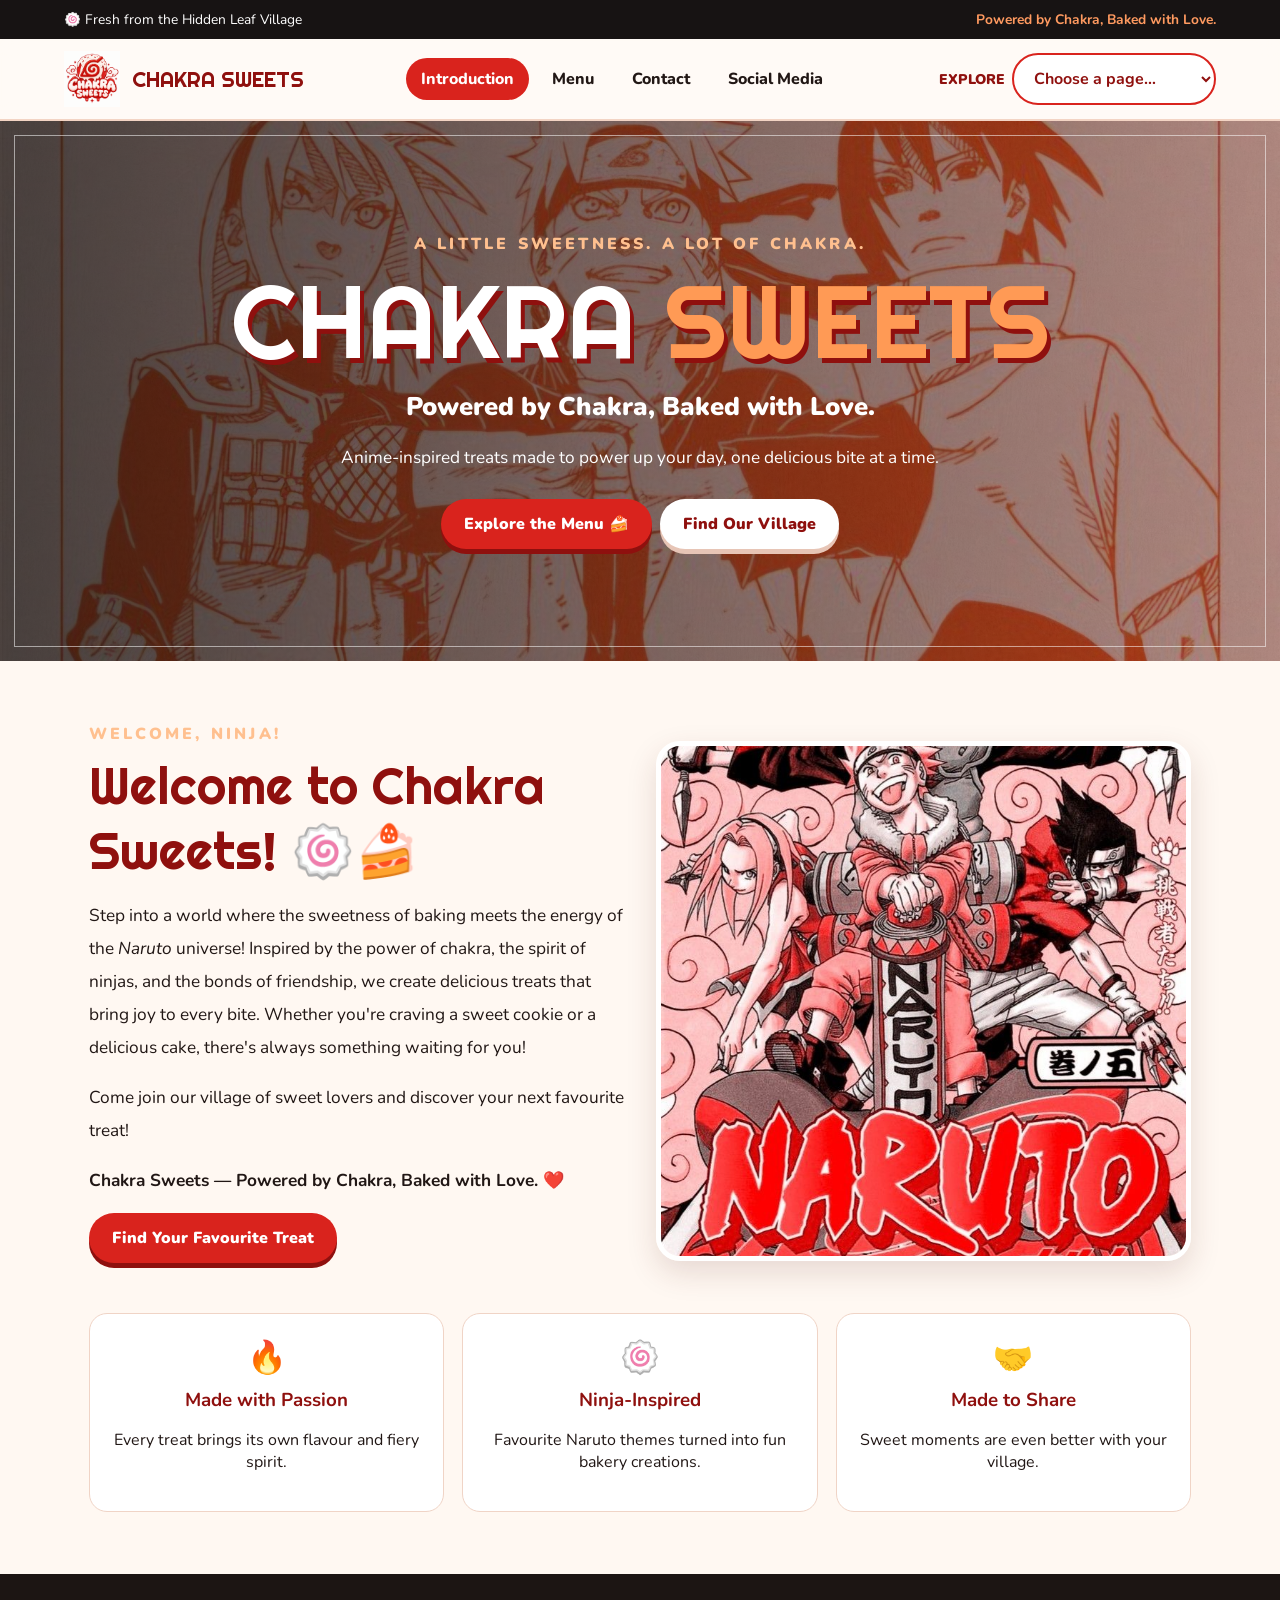
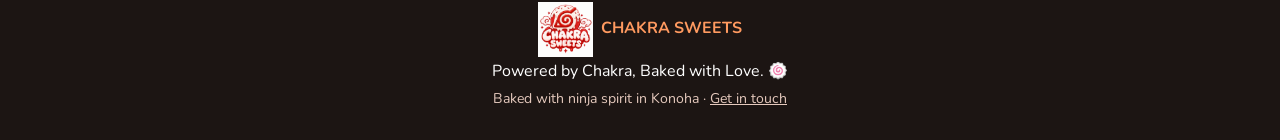
<file: index.html>
<!doctype html><html lang="en"><head><meta charset="utf-8"><meta name="viewport" content="width=device-width,initial-scale=1"><meta name="theme-color" content="#d9231d"><title>Chakra Sweets</title><link rel="icon" type="image/png" href="favicon.png"><link rel="stylesheet" href="styles.css"></head><body><div class="topbar"><span>🍥 Fresh from the Hidden Leaf Village</span><strong>Powered by Chakra, Baked with Love.</strong></div>
<div class="navwrap"><nav class="nav"><a class="brand" href="index.html"><img src="assets/chakra-logo.png" alt="Chakra Sweets logo"><span>CHAKRA SWEETS</span></a><div class="navlinks"><a class="active" href="index.html">Introduction</a><a class="" href="menu.html">Menu</a><a class="" href="contact.html">Contact</a><a class="" href="social-media.html">Social Media</a></div><label><span class="tiny" style="color:#8f100e;font-weight:900;margin-right:7px">EXPLORE</span><select aria-label="Navigate to a page" onchange="if(this.value) location.href=this.value"><option value="">Choose a page…</option><option value="index.html">Introduction</option><option value="menu.html">Menu</option><option value="contact.html">Contact</option><option value="social-media.html">Social Media</option></select></label></nav></div><main><section class="hero"><div class="hero-content"><div class="eyebrow">A little sweetness. A lot of chakra.</div><h1>CHAKRA <span>SWEETS</span></h1><div class="slogan">Powered by Chakra, Baked with Love.</div><p>Anime-inspired treats made to power up your day, one delicious bite at a time.</p><a class="button" href="menu.html">Explore the Menu 🍰</a><a class="button secondary" href="contact.html">Find Our Village</a></div></section>
<section class="section"><div class="intro-grid"><div><div class="eyebrow">Welcome, ninja!</div><h2>Welcome to Chakra Sweets! 🍥🍰</h2><div class="intro-copy"><p>Step into a world where the sweetness of baking meets the energy of the <em>Naruto</em> universe! Inspired by the power of chakra, the spirit of ninjas, and the bonds of friendship, we create delicious treats that bring joy to every bite. Whether you're craving a sweet cookie or a delicious cake, there's always something waiting for you!</p><p>Come join our village of sweet lovers and discover your next favourite treat!</p><strong>Chakra Sweets — Powered by Chakra, Baked with Love. ❤️</strong></div><p><a class="button" href="menu.html">Find Your Favourite Treat</a></p></div><img class="intro-art" src="assets/naruto-poster.png" alt="Naruto-inspired team artwork"></div>
<div class="feature-row"><div class="feature"><div class="emoji">🔥</div><h3>Made with Passion</h3><p>Every treat brings its own flavour and fiery spirit.</p></div><div class="feature"><div class="emoji">🍥</div><h3>Ninja-Inspired</h3><p>Favourite Naruto themes turned into fun bakery creations.</p></div><div class="feature"><div class="emoji">🤝</div><h3>Made to Share</h3><p>Sweet moments are even better with your village.</p></div></div></section></main><footer class="footer"><div><img src="assets/chakra-logo.png" alt="Chakra Sweets logo"><strong>CHAKRA SWEETS</strong></div><div>Powered by Chakra, Baked with Love. 🍥</div><div class="tiny">Baked with ninja spirit in Konoha · <a href="contact.html">Get in touch</a></div></footer></body></html>
</file>
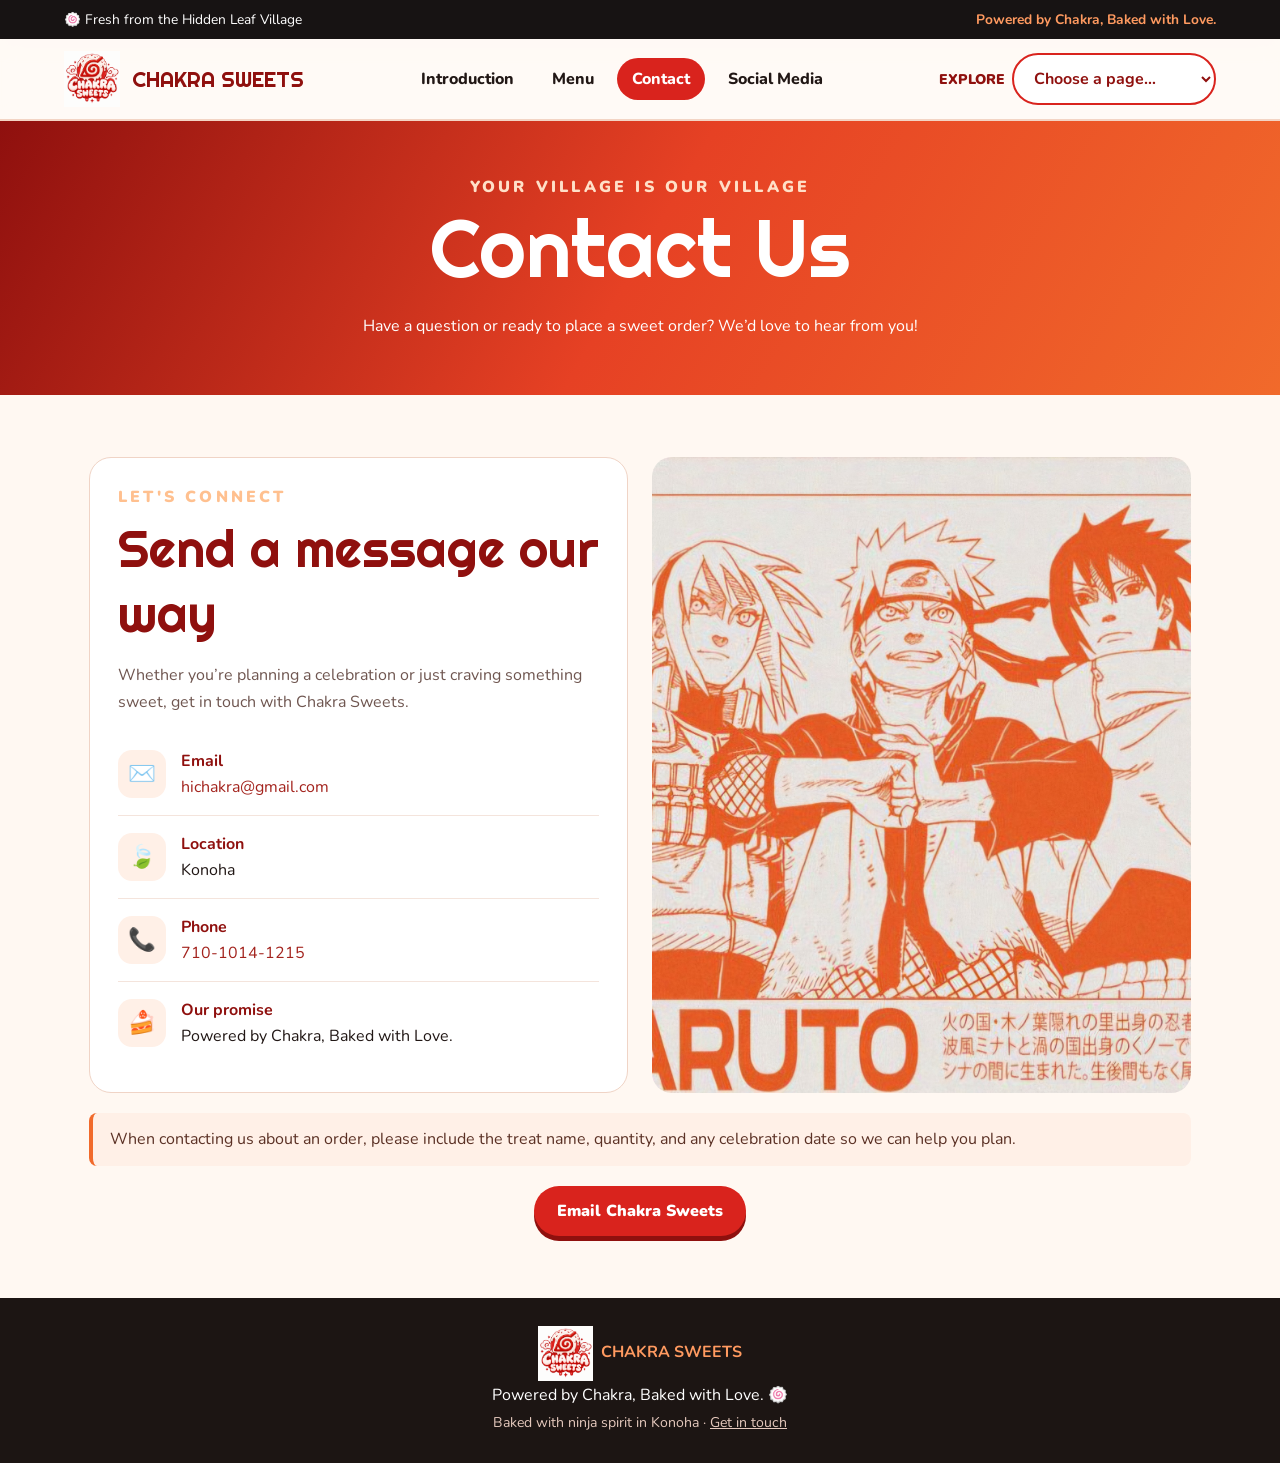
<file: contact.html>
<!doctype html><html lang="en"><head><meta charset="utf-8"><meta name="viewport" content="width=device-width,initial-scale=1"><meta name="theme-color" content="#d9231d"><title>Chakra Sweets</title><link rel="icon" type="image/png" href="favicon.png"><link rel="stylesheet" href="styles.css"></head><body><div class="topbar"><span>🍥 Fresh from the Hidden Leaf Village</span><strong>Powered by Chakra, Baked with Love.</strong></div>
<div class="navwrap"><nav class="nav"><a class="brand" href="index.html"><img src="assets/chakra-logo.png" alt="Chakra Sweets logo"><span>CHAKRA SWEETS</span></a><div class="navlinks"><a class="" href="index.html">Introduction</a><a class="" href="menu.html">Menu</a><a class="active" href="contact.html">Contact</a><a class="" href="social-media.html">Social Media</a></div><label><span class="tiny" style="color:#8f100e;font-weight:900;margin-right:7px">EXPLORE</span><select aria-label="Navigate to a page" onchange="if(this.value) location.href=this.value"><option value="">Choose a page…</option><option value="index.html">Introduction</option><option value="menu.html">Menu</option><option value="contact.html">Contact</option><option value="social-media.html">Social Media</option></select></label></nav></div><main><header class="menu-banner"><div class="eyebrow" style="color:#ffe0c8">Your village is our village</div><h1>Contact Us</h1><p>Have a question or ready to place a sweet order? We’d love to hear from you!</p></header><section class="section"><div class="contact-grid"><div class="contact-card"><div class="eyebrow">Let's connect</div><h2>Send a message our way</h2><p style="line-height:1.7;color:#6f5650">Whether you’re planning a celebration or just craving something sweet, get in touch with Chakra Sweets.</p><div class="contact-item"><div class="contact-icon">✉️</div><div><strong>Email</strong><a href="mailto:hichakra@gmail.com">hichakra@gmail.com</a></div></div><div class="contact-item"><div class="contact-icon">🍃</div><div><strong>Location</strong><span>Konoha</span></div></div><div class="contact-item"><div class="contact-icon">📞</div><div><strong>Phone</strong><a href="tel:71010141215">710-1014-1215</a></div></div><div class="contact-item"><div class="contact-icon">🍰</div><div><strong>Our promise</strong><span>Powered by Chakra, Baked with Love.</span></div></div></div><img class="contact-art" src="assets/naruto-sketch.jpg" alt="Naruto-inspired illustration"></div><div class="notice">When contacting us about an order, please include the treat name, quantity, and any celebration date so we can help you plan.</div><div style="text-align:center"><a class="button" href="mailto:hichakra@gmail.com?subject=Chakra%20Sweets%20Order%20Inquiry">Email Chakra Sweets</a></div></section></main><footer class="footer"><div><img src="assets/chakra-logo.png" alt="Chakra Sweets logo"><strong>CHAKRA SWEETS</strong></div><div>Powered by Chakra, Baked with Love. 🍥</div><div class="tiny">Baked with ninja spirit in Konoha · <a href="contact.html">Get in touch</a></div></footer></body></html>
</file>
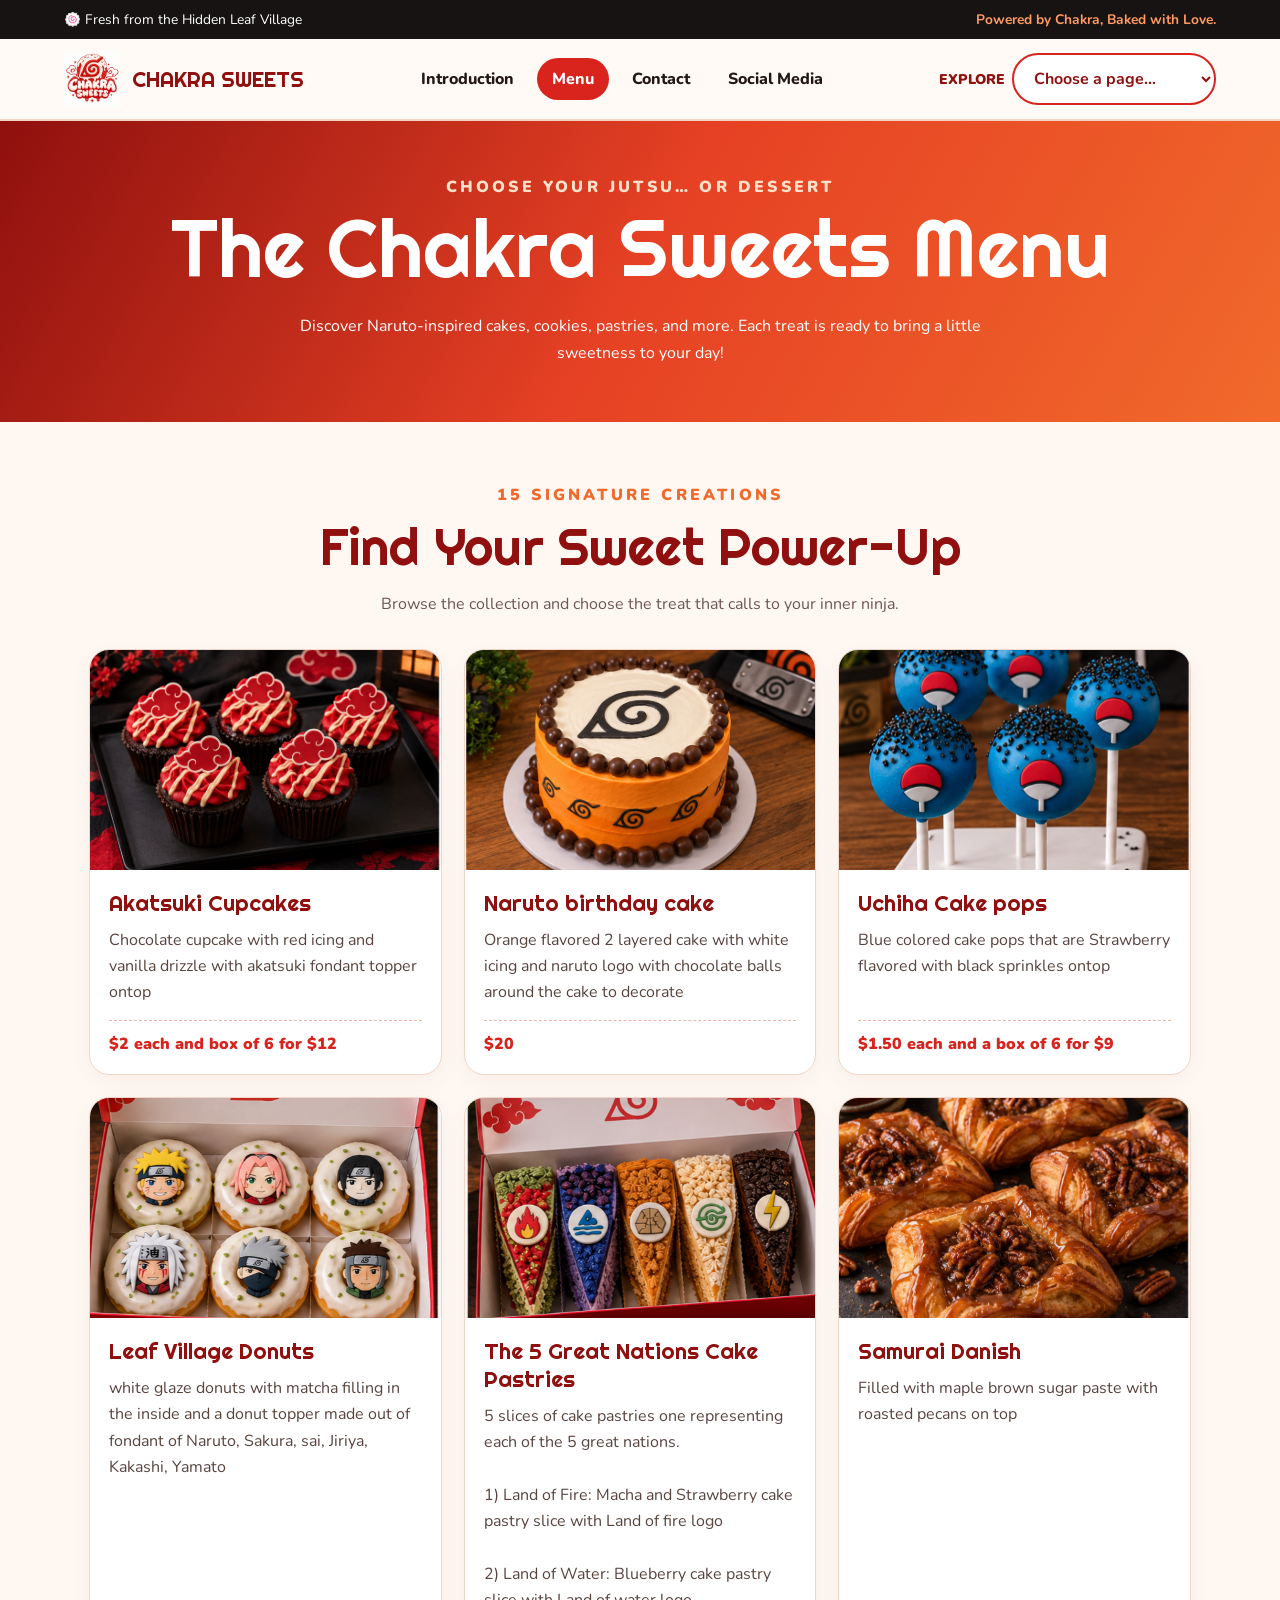
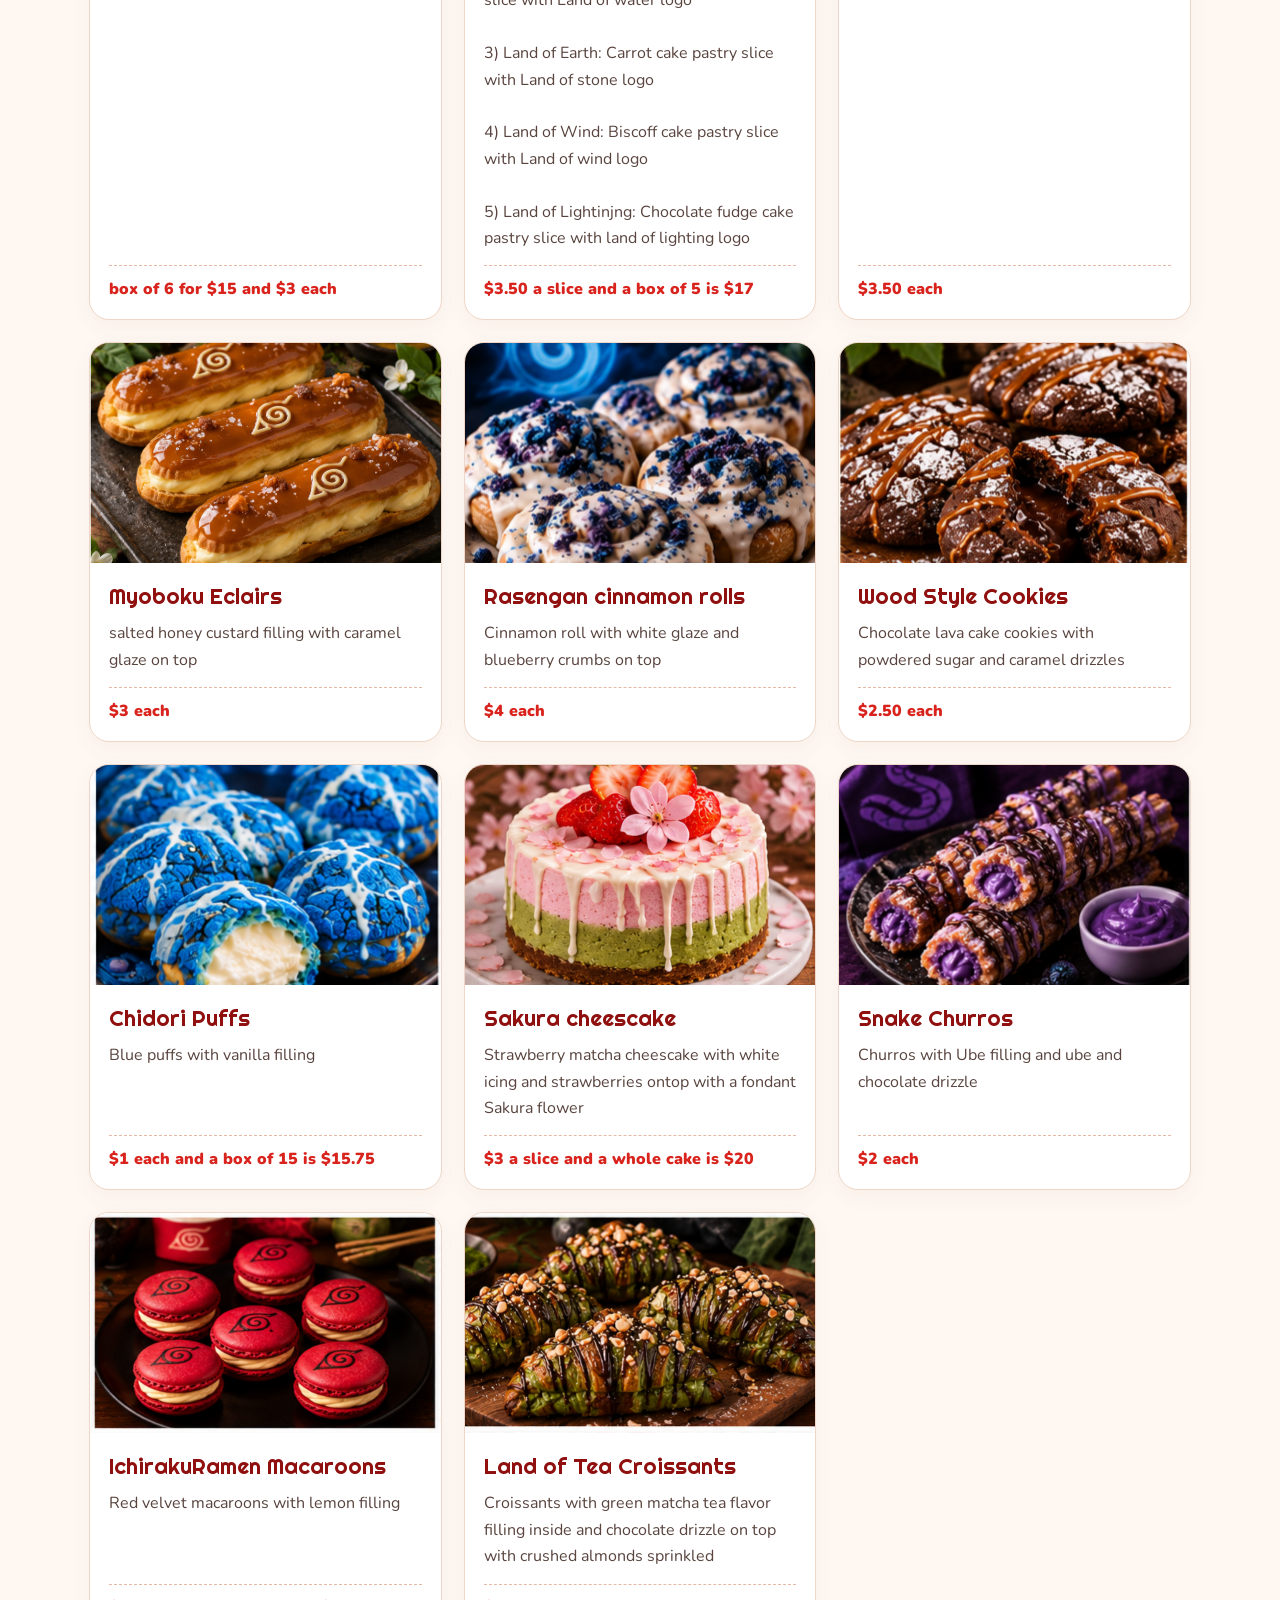
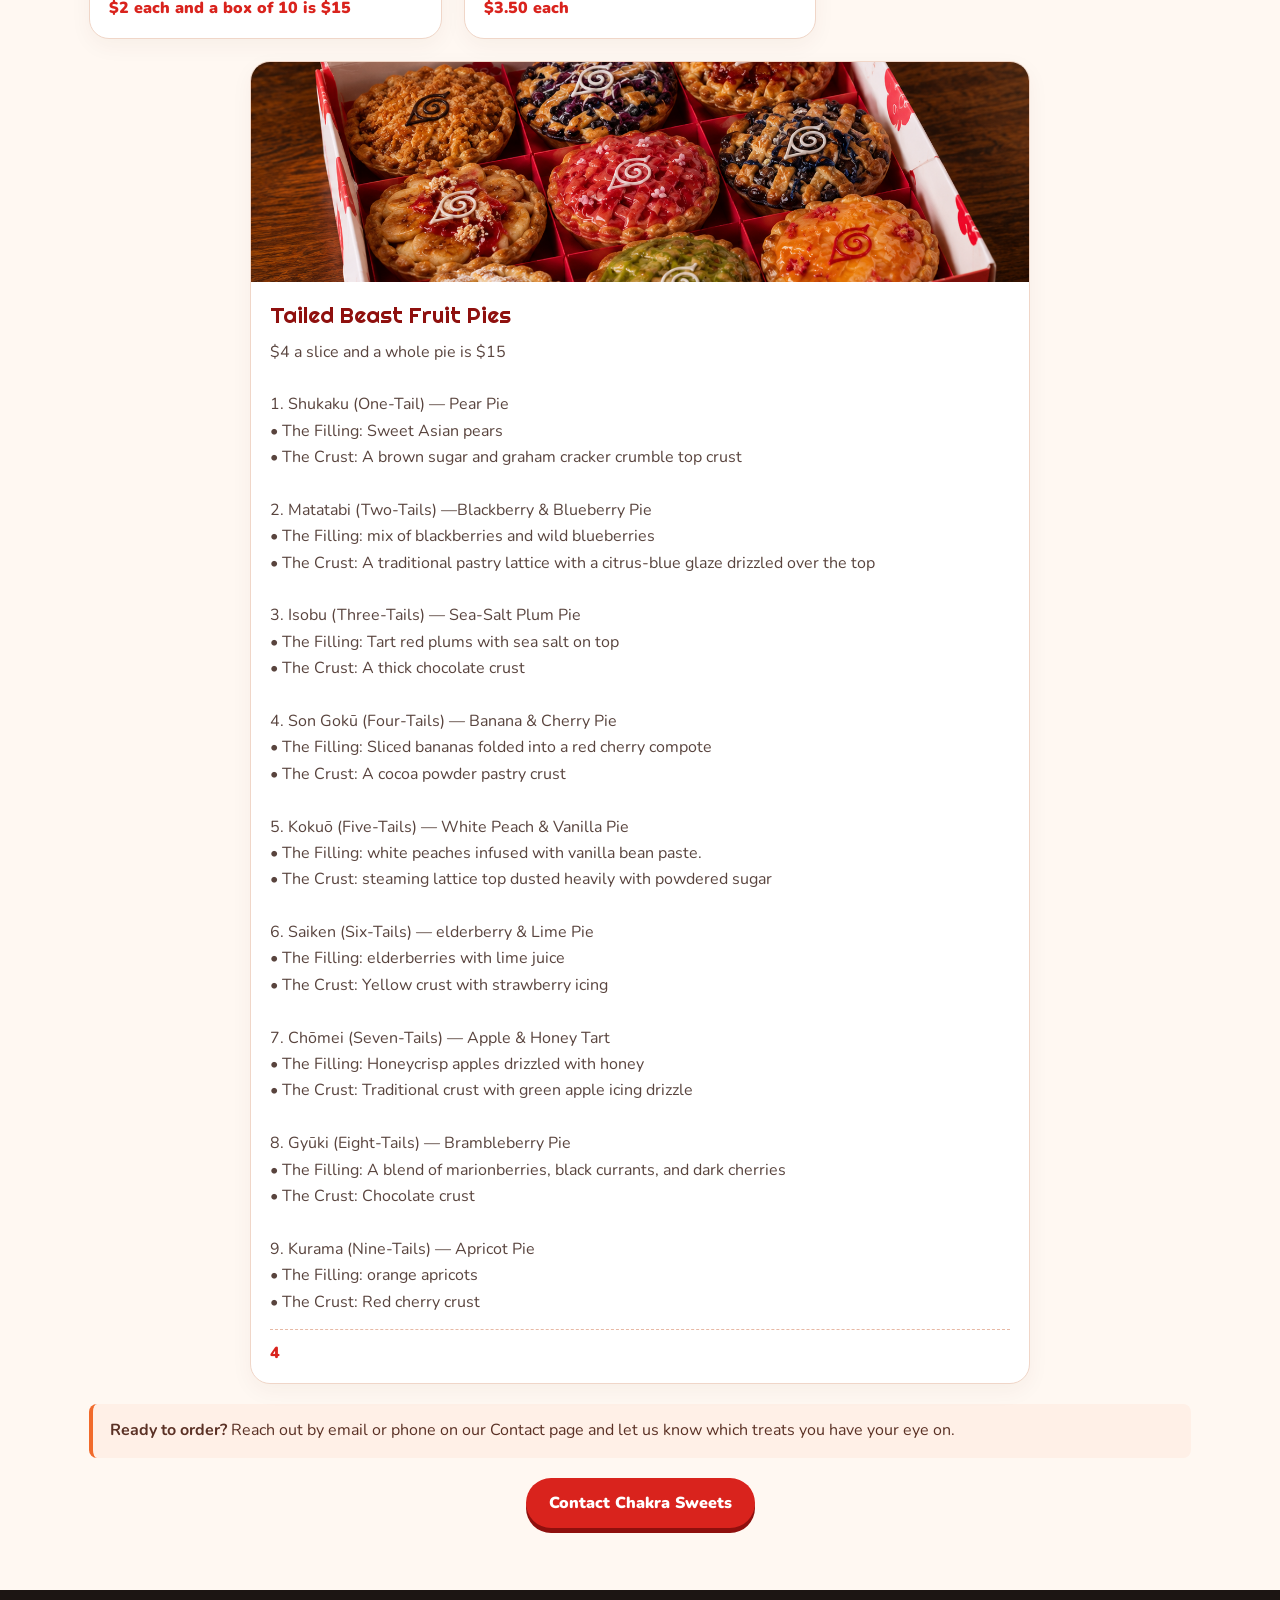
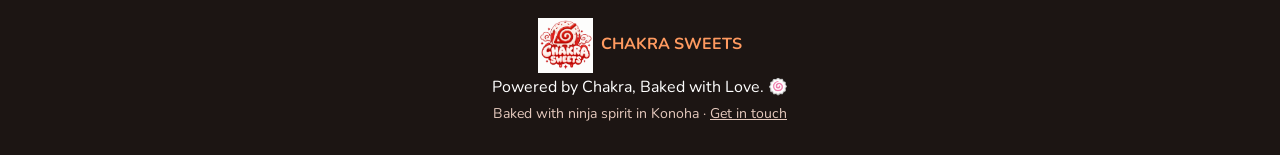
<file: menu.html>
<!doctype html><html lang="en"><head><meta charset="utf-8"><meta name="viewport" content="width=device-width,initial-scale=1"><meta name="theme-color" content="#d9231d"><title>Chakra Sweets</title><link rel="icon" type="image/png" href="favicon.png"><link rel="stylesheet" href="styles.css"></head><body><div class="topbar"><span>🍥 Fresh from the Hidden Leaf Village</span><strong>Powered by Chakra, Baked with Love.</strong></div>
<div class="navwrap"><nav class="nav"><a class="brand" href="index.html"><img src="assets/chakra-logo.png" alt="Chakra Sweets logo"><span>CHAKRA SWEETS</span></a><div class="navlinks"><a class="" href="index.html">Introduction</a><a class="active" href="menu.html">Menu</a><a class="" href="contact.html">Contact</a><a class="" href="social-media.html">Social Media</a></div><label><span class="tiny" style="color:#8f100e;font-weight:900;margin-right:7px">EXPLORE</span><select aria-label="Navigate to a page" onchange="if(this.value) location.href=this.value"><option value="">Choose a page…</option><option value="index.html">Introduction</option><option value="menu.html">Menu</option><option value="contact.html">Contact</option><option value="social-media.html">Social Media</option></select></label></nav></div><main><header class="menu-banner"><div class="eyebrow" style="color:#ffe0c8">Choose your jutsu… or dessert</div><h1>The Chakra Sweets Menu</h1><p>Discover Naruto-inspired cakes, cookies, pastries, and more. Each treat is ready to bring a little sweetness to your day!</p></header><section class="section"><div class="section-head"><div class="eyebrow">15 signature creations</div><h2>Find Your Sweet Power-Up</h2><p>Browse the collection and choose the treat that calls to your inner ninja.</p></div><div class="menu-grid"><article class="menu-card"><img src="assets/akatsuki-cupcakes.png" alt="Akatsuki Cupcakes" loading="lazy"><div class="menu-body"><h3>Akatsuki Cupcakes</h3><p>Chocolate cupcake with red icing and vanilla drizzle with akatsuki fondant topper ontop</p><div class="price">$2 each and box of 6 for $12</div></div></article><article class="menu-card"><img src="assets/naruto-birthday-cake.png" alt="Naruto birthday cake" loading="lazy"><div class="menu-body"><h3>Naruto birthday cake</h3><p>Orange flavored 2 layered cake with white icing and naruto logo with chocolate balls around the cake to decorate</p><div class="price">$20</div></div></article><article class="menu-card"><img src="assets/uchiha-cake-pops.png" alt="Uchiha Cake pops" loading="lazy"><div class="menu-body"><h3>Uchiha Cake pops</h3><p>Blue colored cake pops that are Strawberry flavored with black sprinkles ontop</p><div class="price">$1.50 each and a box of 6 for $9</div></div></article><article class="menu-card"><img src="assets/leaf-village-donuts.png" alt="Leaf Village Donuts" loading="lazy"><div class="menu-body"><h3>Leaf Village Donuts</h3><p>white glaze donuts with matcha filling in the inside and a donut topper made out of fondant of Naruto, Sakura, sai, Jiriya, Kakashi, Yamato</p><div class="price">box of 6 for $15 and $3 each</div></div></article><article class="menu-card"><img src="assets/five-great-nations-pastries.png" alt="The 5 Great Nations Cake Pastries" loading="lazy"><div class="menu-body"><h3>The 5 Great Nations Cake Pastries</h3><p>5 slices of cake pastries one representing each of the 5 great nations.

1) Land of Fire: Macha and Strawberry cake pastry slice with Land of fire logo

2) Land of Water: Blueberry cake pastry slice with Land of water logo

3) Land of Earth: Carrot cake pastry slice with Land of stone logo

4) Land of Wind: Biscoff cake pastry slice with Land of wind logo

5) Land of Lightinjng: Chocolate fudge cake pastry slice with land of lighting logo</p><div class="price">$3.50 a slice and a box of 5 is $17</div></div></article><article class="menu-card"><img src="assets/samurai-danish.png" alt="Samurai Danish" loading="lazy"><div class="menu-body"><h3>Samurai Danish</h3><p>Filled with maple brown sugar paste with roasted pecans on top</p><div class="price">$3.50 each</div></div></article><article class="menu-card"><img src="assets/myoboku-eclairs.png" alt="Myoboku Eclairs" loading="lazy"><div class="menu-body"><h3>Myoboku Eclairs</h3><p>salted honey custard filling with caramel glaze on top</p><div class="price">$3 each</div></div></article><article class="menu-card"><img src="assets/rasengan-cinnamon-rolls.png" alt="Rasengan cinnamon rolls" loading="lazy"><div class="menu-body"><h3>Rasengan cinnamon rolls</h3><p>Cinnamon roll with white glaze and blueberry crumbs on top</p><div class="price">$4 each</div></div></article><article class="menu-card"><img src="assets/wood-style-cookies.png" alt="Wood Style Cookies" loading="lazy"><div class="menu-body"><h3>Wood Style Cookies</h3><p>Chocolate lava cake cookies with powdered sugar and caramel drizzles</p><div class="price">$2.50 each</div></div></article><article class="menu-card"><img src="assets/chidori-puffs.png" alt="Chidori Puffs" loading="lazy"><div class="menu-body"><h3>Chidori Puffs</h3><p>Blue puffs with vanilla filling</p><div class="price">$1 each and a box of 15 is $15.75</div></div></article><article class="menu-card"><img src="assets/sakura-cheesecake.png" alt="Sakura cheescake" loading="lazy"><div class="menu-body"><h3>Sakura cheescake</h3><p>Strawberry matcha cheescake with white icing and strawberries ontop with a fondant Sakura flower</p><div class="price">$3 a slice and a whole cake is $20</div></div></article><article class="menu-card"><img src="assets/snake-churros.png" alt="Snake Churros" loading="lazy"><div class="menu-body"><h3>Snake Churros</h3><p>Churros with Ube filling and ube and chocolate drizzle</p><div class="price">$2 each</div></div></article><article class="menu-card"><img src="assets/ichiraku-macarons.png" alt="IchirakuRamen Macaroons" loading="lazy"><div class="menu-body"><h3>IchirakuRamen Macaroons</h3><p>Red velvet macaroons with lemon filling</p><div class="price">$2 each and a box of 10 is $15</div></div></article><article class="menu-card"><img src="assets/land-of-tea-croissants.png" alt="Land of Tea Croissants" loading="lazy"><div class="menu-body"><h3>Land of Tea Croissants</h3><p>Croissants with green matcha tea flavor filling inside and chocolate drizzle on top with crushed almonds sprinkled</p><div class="price">$3.50 each</div></div></article><article class="menu-card"><img src="assets/tailed-beast-fruit-pies.png" alt="Tailed Beast Fruit Pies" loading="lazy"><div class="menu-body"><h3>Tailed Beast Fruit Pies</h3><p>$4 a slice and a whole pie is $15

1. Shukaku (One-Tail) — Pear Pie
• The Filling: Sweet Asian pears
• The Crust: A brown sugar and graham cracker crumble top crust

2. Matatabi (Two-Tails) —Blackberry &amp; Blueberry Pie
• The Filling: mix of blackberries and wild blueberries
• The Crust: A traditional pastry lattice with a citrus-blue glaze drizzled over the top

3. Isobu (Three-Tails) — Sea-Salt Plum Pie
• The Filling: Tart red plums with sea salt on top
• The Crust: A thick chocolate crust

4. Son Gokū (Four-Tails) — Banana &amp; Cherry Pie
• The Filling: Sliced bananas folded into a red cherry compote
• The Crust: A cocoa powder pastry crust

5. Kokuō (Five-Tails) — White Peach &amp; Vanilla Pie
• The Filling: white peaches infused with vanilla bean paste.
• The Crust: steaming lattice top dusted heavily with powdered sugar

6. Saiken (Six-Tails) — elderberry &amp; Lime Pie
• The Filling: elderberries with lime juice
• The Crust: Yellow crust with strawberry icing

7. Chōmei (Seven-Tails) — Apple &amp; Honey Tart
• The Filling: Honeycrisp apples drizzled with honey
• The Crust: Traditional crust with green apple icing drizzle

8. Gyūki (Eight-Tails) — Brambleberry Pie
• The Filling: A blend of marionberries, black currants, and dark cherries
• The Crust: Chocolate crust

9. Kurama (Nine-Tails) — Apricot Pie
• The Filling: orange apricots
• The Crust: Red cherry crust</p><div class="price">4</div></div></article></div><div class="notice"><strong>Ready to order?</strong> Reach out by email or phone on our Contact page and let us know which treats you have your eye on.</div><div style="text-align:center"><a class="button" href="contact.html">Contact Chakra Sweets</a></div></section></main><footer class="footer"><div><img src="assets/chakra-logo.png" alt="Chakra Sweets logo"><strong>CHAKRA SWEETS</strong></div><div>Powered by Chakra, Baked with Love. 🍥</div><div class="tiny">Baked with ninja spirit in Konoha · <a href="contact.html">Get in touch</a></div></footer></body></html>
</file>
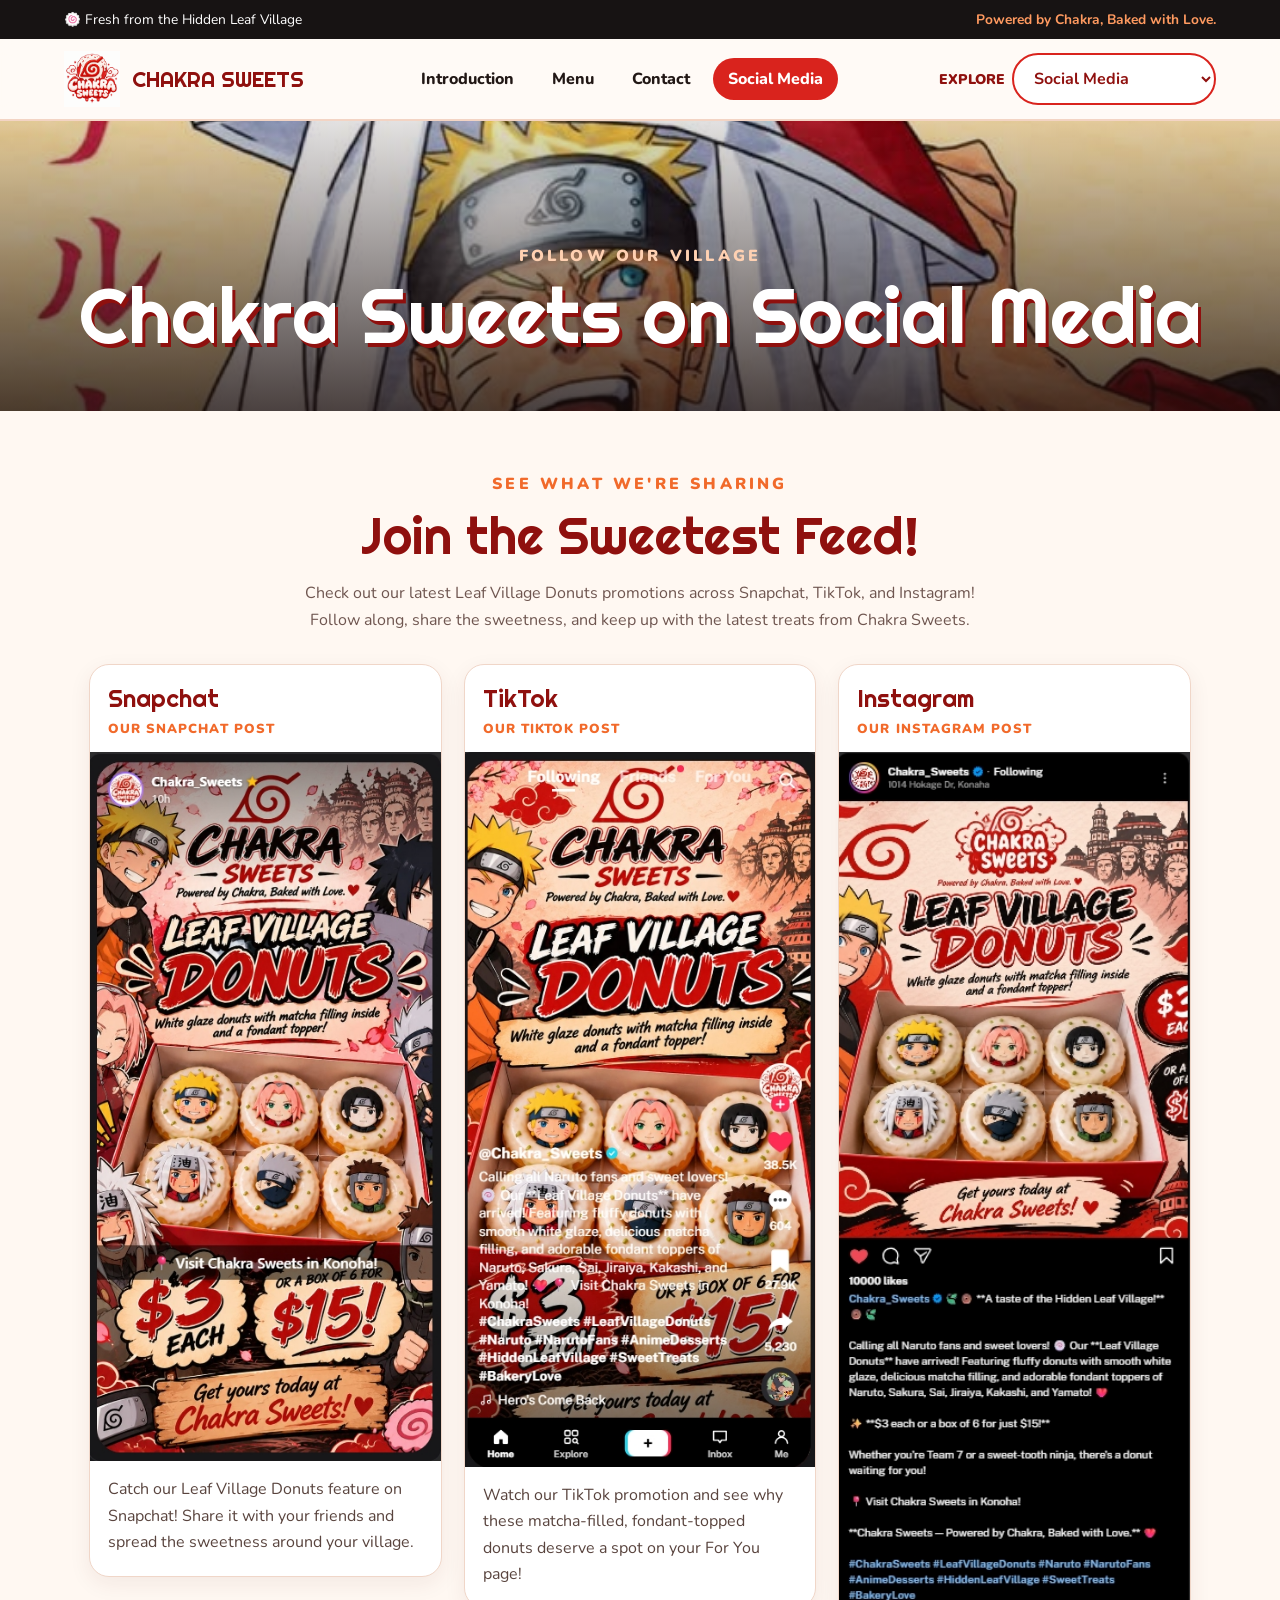
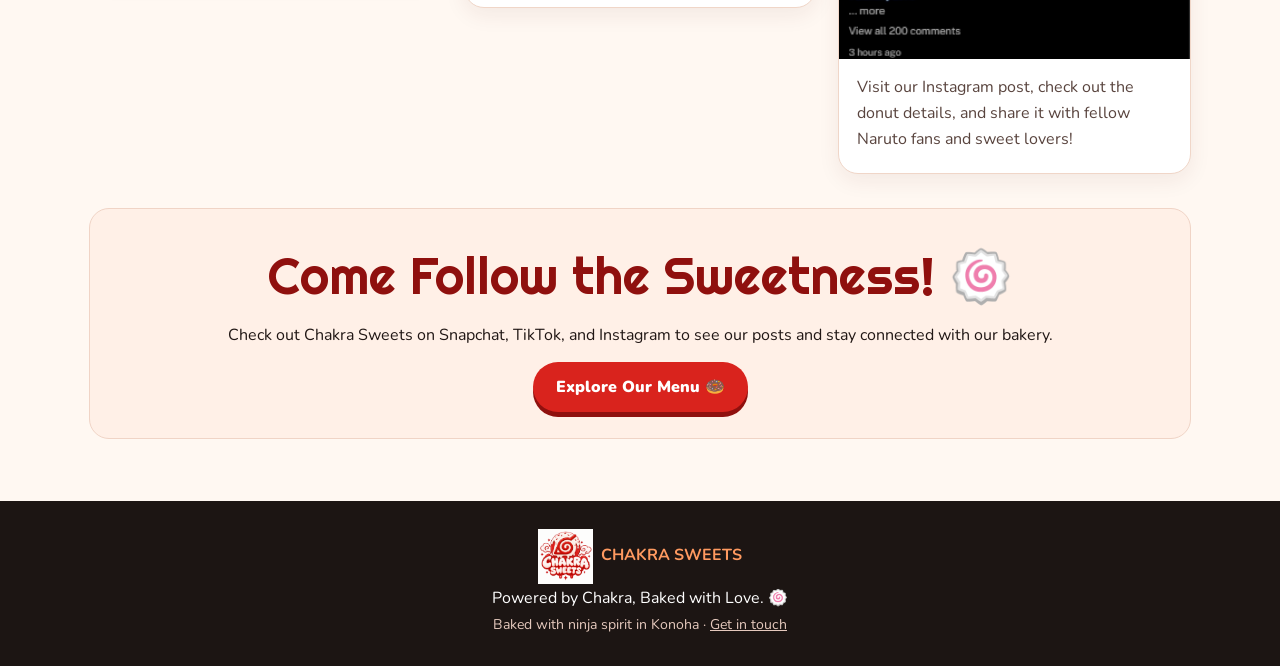
<file: social-media.html>
<!doctype html>
<html lang="en"><head><meta charset="utf-8"><meta name="viewport" content="width=device-width,initial-scale=1"><meta name="theme-color" content="#d9231d"><title>Social Media | Chakra Sweets</title><link rel="icon" type="image/png" href="favicon.png"><link rel="stylesheet" href="styles.css"></head>
<body><div class="topbar"><span>🍥 Fresh from the Hidden Leaf Village</span><strong>Powered by Chakra, Baked with Love.</strong></div>
<div class="navwrap"><nav class="nav"><a class="brand" href="index.html"><img src="assets/chakra-logo.png" alt="Chakra Sweets logo"><span>CHAKRA SWEETS</span></a><div class="navlinks"><a href="index.html">Introduction</a><a href="menu.html">Menu</a><a href="contact.html">Contact</a><a class="active" href="social-media.html">Social Media</a></div><label><span class="tiny" style="color:#8f100e;font-weight:900;margin-right:7px">EXPLORE</span><select aria-label="Navigate to a page" onchange="if(this.value) location.href=this.value"><option value="">Choose a page…</option><option value="index.html">Introduction</option><option value="menu.html">Menu</option><option value="contact.html">Contact</option><option value="social-media.html" selected>Social Media</option></select></label></nav></div>
<main><header class="social-hero"><div><div class="eyebrow" style="color:#ffd1b2">Follow our village</div><h1>Chakra Sweets on Social Media</h1></div></header>
<section class="section"><div class="section-head"><div class="eyebrow">See what we're sharing</div><h2>Join the Sweetest Feed!</h2><p class="social-intro">Check out our latest Leaf Village Donuts promotions across Snapchat, TikTok, and Instagram! Follow along, share the sweetness, and keep up with the latest treats from Chakra Sweets.</p></div>
<div class="social-grid">
<article class="social-card"><h3>Snapchat</h3><div class="platform-tag">Our Snapchat post</div><img src="assets/social-snapchat.png" alt="Chakra Sweets Leaf Village Donuts Snapchat promotional post" loading="lazy"><p>Catch our Leaf Village Donuts feature on Snapchat! Share it with your friends and spread the sweetness around your village.</p></article>
<article class="social-card"><h3>TikTok</h3><div class="platform-tag">Our TikTok post</div><img src="assets/social-tiktok.png" alt="Chakra Sweets Leaf Village Donuts TikTok promotional post" loading="lazy"><p>Watch our TikTok promotion and see why these matcha-filled, fondant-topped donuts deserve a spot on your For You page!</p></article>
<article class="social-card"><h3>Instagram</h3><div class="platform-tag">Our Instagram post</div><img src="assets/social-instagram.png" alt="Chakra Sweets Leaf Village Donuts Instagram promotional post" loading="lazy"><p>Visit our Instagram post, check out the donut details, and share it with fellow Naruto fans and sweet lovers!</p></article>
</div>
<div class="social-callout"><h2>Come Follow the Sweetness! 🍥</h2><p>Check out Chakra Sweets on Snapchat, TikTok, and Instagram to see our posts and stay connected with our bakery.</p><a class="button" href="menu.html">Explore Our Menu 🍩</a></div></section></main>
<footer class="footer"><div><img src="assets/chakra-logo.png" alt="Chakra Sweets logo"><strong>CHAKRA SWEETS</strong></div><div>Powered by Chakra, Baked with Love. 🍥</div><div class="tiny">Baked with ninja spirit in Konoha · <a href="contact.html">Get in touch</a></div></footer></body></html>
</file>
<file: styles.css>
@import url('https://fonts.googleapis.com/css2?family=Nunito:wght@400;600;700;800;900&family=Righteous&display=swap');
:root{--red:#d9231d;--deep:#8f100e;--orange:#f16a2b;--cream:#fff8f2;--ink:#211715;--muted:#6f5650}
*{box-sizing:border-box}html{scroll-behavior:smooth}body{margin:0;background:var(--cream);color:var(--ink);font-family:Nunito,Arial,sans-serif}a{color:inherit}.topbar{background:#171313;color:white;padding:10px 5%;display:flex;justify-content:space-between;align-items:center;font-size:.86rem;gap:12px}.topbar strong{color:#ff9a60}.navwrap{position:sticky;top:0;z-index:10;background:#fffaf6ee;backdrop-filter:blur(10px);border-bottom:2px solid #f3d4c4}.nav{max-width:1200px;margin:auto;padding:12px 24px;display:flex;align-items:center;justify-content:space-between;gap:20px}.brand{display:flex;align-items:center;gap:12px;text-decoration:none;font-family:Righteous,sans-serif;font-size:1.35rem;color:var(--deep)}.brand img{width:56px;height:56px;object-fit:contain}.nav select{border:2px solid var(--red);border-radius:999px;background:white;padding:12px 42px 12px 16px;font:700 1rem Nunito;cursor:pointer;color:var(--deep)}.navlinks{display:flex;gap:8px}.navlinks a{padding:10px 15px;text-decoration:none;font-weight:800;border-radius:999px}.navlinks a:hover,.navlinks a.active{background:var(--red);color:white}.hero{min-height:540px;display:grid;place-items:center;text-align:center;padding:70px 22px;background:linear-gradient(90deg,rgba(22,12,10,.76),rgba(104,23,10,.45)),url('assets/naruto-sketch.jpg') center 35%/cover;position:relative;color:white}.hero:after{content:"";position:absolute;inset:14px;border:1px solid #ffffff88;pointer-events:none}.hero-content{max-width:850px;position:relative;z-index:1}.eyebrow{letter-spacing:.2em;text-transform:uppercase;color:#ffc08f;font-weight:900}.hero h1{font:clamp(3.2rem,8vw,6.8rem)/.95 Righteous,sans-serif;margin:18px 0;text-shadow:4px 5px 0 #8f100e}.hero h1 span{color:#ff9a55}.slogan{font-weight:900;font-size:clamp(1.15rem,2.4vw,1.6rem)}.hero p{font-size:1.08rem;line-height:1.8;max-width:700px;margin:18px auto 26px}.button{display:inline-block;background:var(--red);color:white;text-decoration:none;padding:14px 23px;border-radius:999px;font-weight:900;box-shadow:0 5px 0 var(--deep);transition:.2s}.button:hover{transform:translateY(-2px);background:var(--orange)}.button.secondary{background:#fff;color:var(--deep);box-shadow:0 5px 0 #e7c5b6;margin-left:8px}.section{max-width:1150px;margin:auto;padding:62px 24px}.section-head{text-align:center;margin-bottom:30px}.section-head .eyebrow{color:var(--orange)}h2{font:clamp(2rem,4vw,3.2rem) Righteous,sans-serif;color:var(--deep);margin:8px 0 12px}.section-head p{color:var(--muted);line-height:1.7;max-width:720px;margin:auto}.intro-grid{display:grid;grid-template-columns:1fr 1fr;gap:32px;align-items:center}.intro-art{width:100%;max-height:520px;object-fit:cover;border-radius:24px;border:5px solid white;box-shadow:0 12px 30px #5c211b25}.intro-copy{font-size:1.08rem;line-height:1.9}.feature-row{display:grid;grid-template-columns:repeat(3,1fr);gap:18px;margin-top:34px}.feature{background:white;border:1px solid #f0d4c6;border-radius:18px;padding:22px;text-align:center}.feature .emoji{font-size:2rem}.feature h3{color:var(--deep);margin:8px 0}.menu-banner{padding:55px 24px;text-align:center;background:linear-gradient(120deg,#8f100e,#e64124,#f16a2b);color:white}.menu-banner h1{font:clamp(2.8rem,7vw,5rem) Righteous,sans-serif;margin:0}.menu-banner p{max-width:700px;margin:15px auto 0;line-height:1.7}.menu-grid{display:grid;grid-template-columns:repeat(3,minmax(0,1fr));gap:22px}.menu-card{background:white;border:1px solid #f0d6c8;border-radius:20px;overflow:hidden;box-shadow:0 7px 22px #5420160c;display:flex;flex-direction:column;min-width:0}.menu-card img{width:100%;height:220px;object-fit:cover;background:#f7e6dc}.menu-card:last-child{grid-column:1/-1;justify-self:center;width:100%;max-width:780px}.menu-body{padding:19px;display:flex;flex-direction:column;flex:1}.menu-body h3{font:1.4rem Righteous,sans-serif;color:var(--deep);margin:0 0 10px}.menu-body p{line-height:1.65;color:#59443e;margin:0 0 14px;white-space:pre-line}.price{margin-top:auto;border-top:1px dashed #e7b9a5;padding-top:12px;color:var(--red);font-weight:900}.contact-grid{display:grid;grid-template-columns:1fr 1fr;gap:24px}.contact-card{background:white;border:1px solid #f0d4c6;border-radius:22px;padding:28px}.contact-item{display:flex;gap:15px;padding:17px 0;border-bottom:1px solid #f4e4dc}.contact-item:last-child{border-bottom:0}.contact-icon{background:#fff0e7;border-radius:14px;min-width:48px;height:48px;display:grid;place-items:center;font-size:1.4rem}.contact-item strong{display:block;color:var(--deep);margin-bottom:4px}.contact-item a{text-decoration:none;color:#a3231d;overflow-wrap:anywhere}.contact-art{width:100%;height:100%;min-height:300px;object-fit:cover;border-radius:20px}.footer{background:#1c1513;color:#fff;padding:28px 24px;text-align:center;line-height:1.8}.footer strong{color:#ff9a60}.footer img{width:55px;height:55px;object-fit:contain;vertical-align:middle;margin-right:8px}.tiny{font-size:.88rem;color:#e5c9bd}.notice{background:#fff0e7;border-left:4px solid var(--orange);padding:14px 17px;border-radius:8px;color:#5b3125;line-height:1.6;margin:20px 0}
@media(max-width:850px){.menu-grid{grid-template-columns:repeat(2,minmax(0,1fr))}.intro-grid,.contact-grid{grid-template-columns:1fr}.feature-row{grid-template-columns:1fr}.intro-art{max-height:420px}}
@media(max-width:560px){.topbar{justify-content:center;text-align:center;flex-wrap:wrap}.nav{flex-wrap:wrap;padding:10px 16px}.brand{font-size:1.15rem}.brand img{width:44px;height:44px}.nav select{width:100%}.navlinks{display:none}.hero{min-height:500px}.hero h1{font-size:3.5rem}.section{padding:42px 16px}.menu-grid{grid-template-columns:1fr}.menu-card img{height:240px}.menu-banner{padding:42px 18px}.button.secondary{margin:12px 0 0 0}}

/* Social Media page additions */
.social-hero{min-height:290px;display:flex;align-items:end;justify-content:center;text-align:center;padding:48px 22px;background:linear-gradient(0deg,rgba(24,12,10,.78),rgba(24,12,10,.12)),url('assets/naruto-hokage-banner.jpg') center 35%/cover no-repeat;color:#fff}
.social-hero h1{font:clamp(2.7rem,6vw,4.8rem) Righteous,sans-serif;margin:0;text-shadow:3px 4px 0 #8f100e}
.social-intro{text-align:center;max-width:760px;margin:0 auto 30px;line-height:1.75;color:var(--muted)}
.social-grid{display:grid;grid-template-columns:repeat(3,minmax(0,1fr));gap:22px;align-items:start}
.social-card{background:#fff;border:1px solid #f0d6c8;border-radius:20px;overflow:hidden;box-shadow:0 7px 22px #54201612;display:flex;flex-direction:column}
.social-card h3{font:1.5rem Righteous,sans-serif;color:var(--deep);margin:0;padding:18px 18px 6px}
.social-card .platform-tag{padding:0 18px 14px;color:var(--orange);font-weight:900;letter-spacing:.08em;text-transform:uppercase;font-size:.82rem}
.social-card img{display:block;width:100%;height:auto;object-fit:contain;background:#171313}
.social-card p{padding:15px 18px 20px;margin:0;line-height:1.65;color:#59443e}
.social-callout{margin-top:34px;text-align:center;background:#fff0e7;border:1px solid #f0d4c6;border-radius:20px;padding:26px}
@media(max-width:850px){.social-grid{grid-template-columns:repeat(2,minmax(0,1fr))}}
@media(max-width:560px){.social-grid{grid-template-columns:1fr}.social-hero{min-height:230px}.social-card{max-width:410px;margin:0 auto;width:100%}}
</file>
